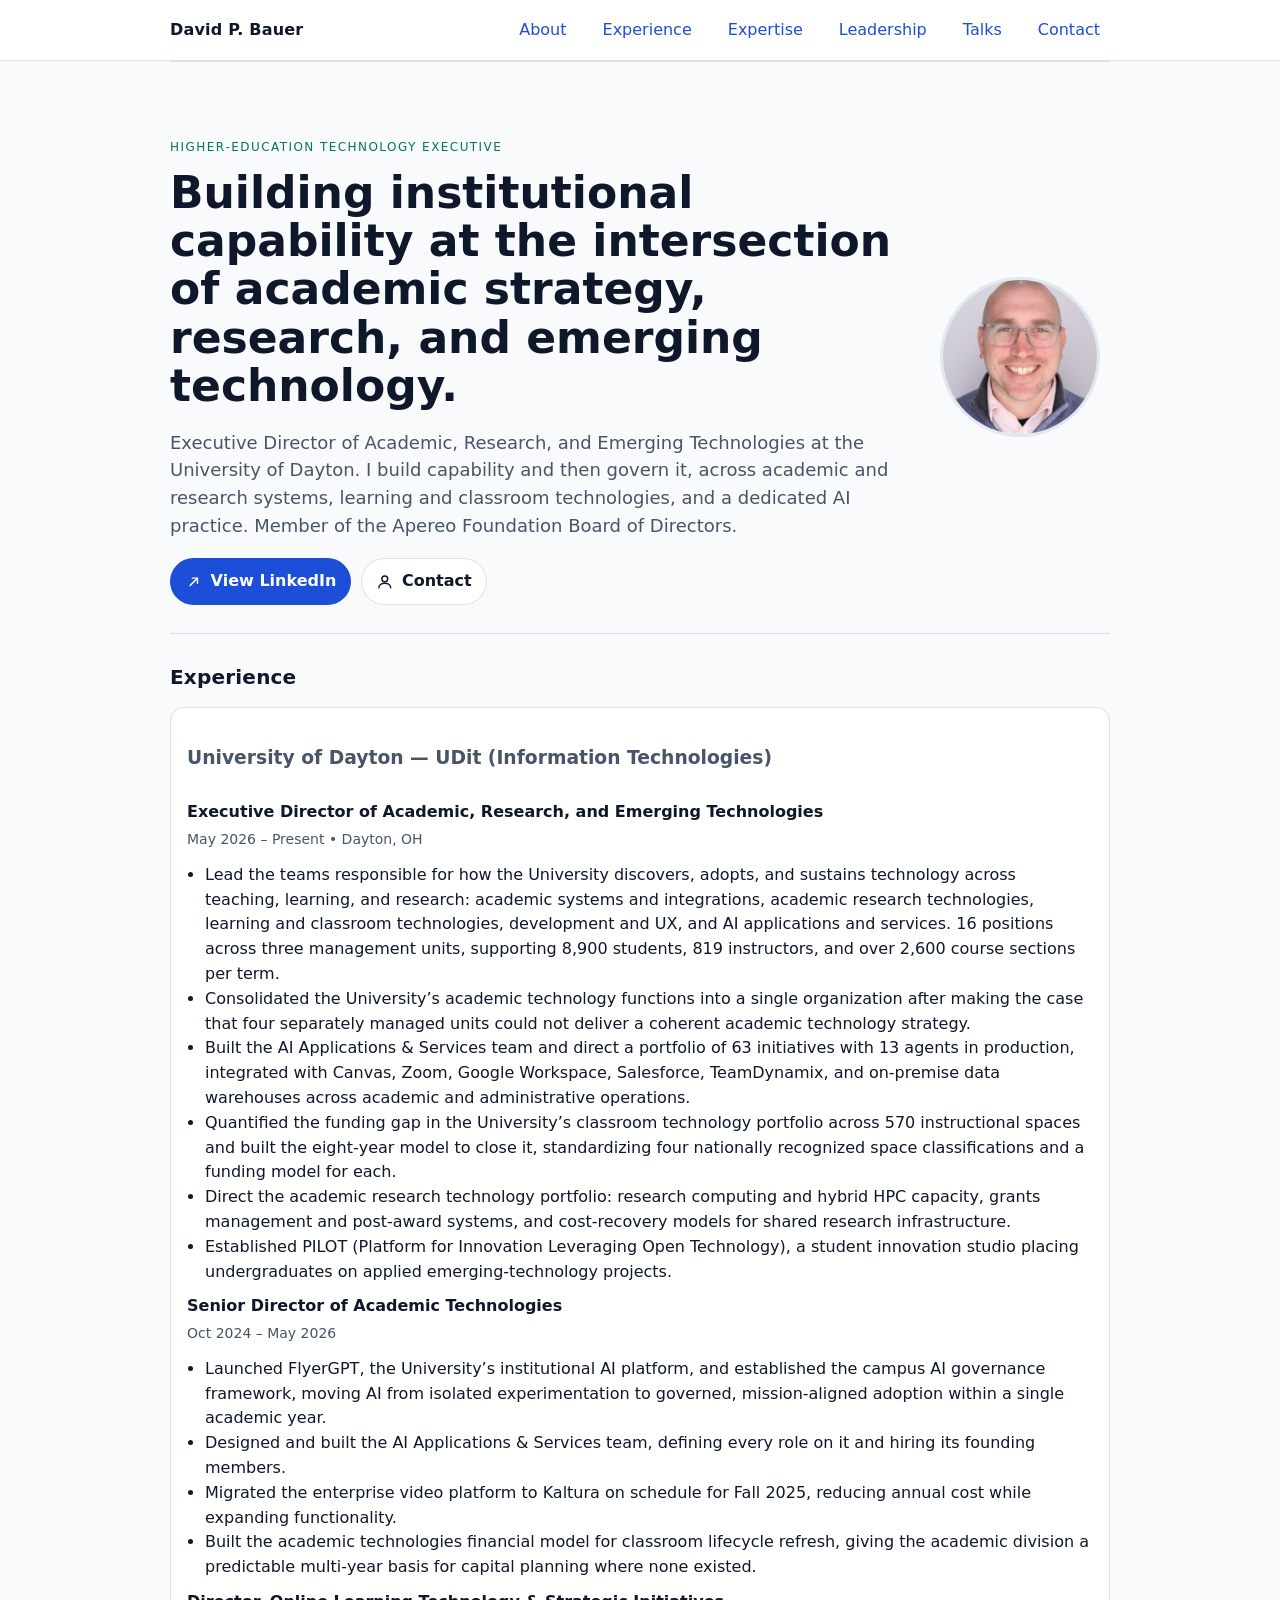
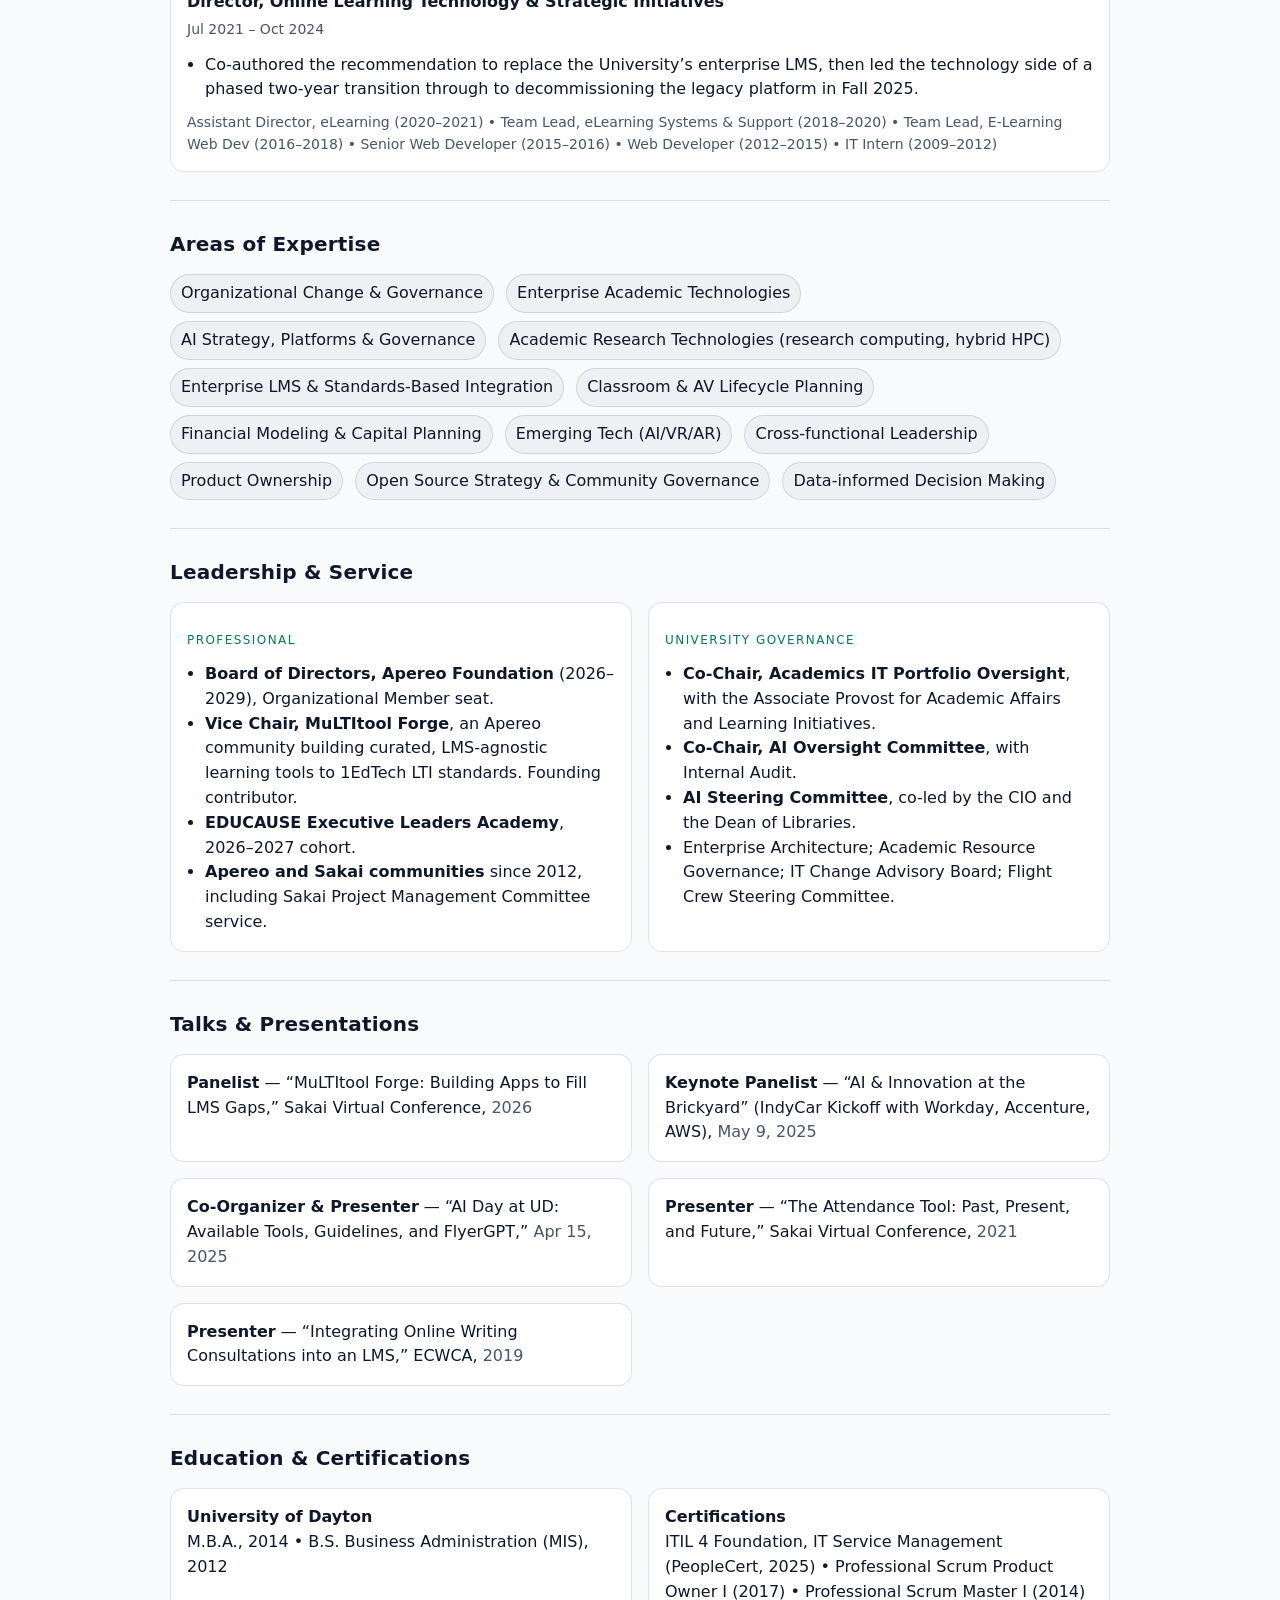
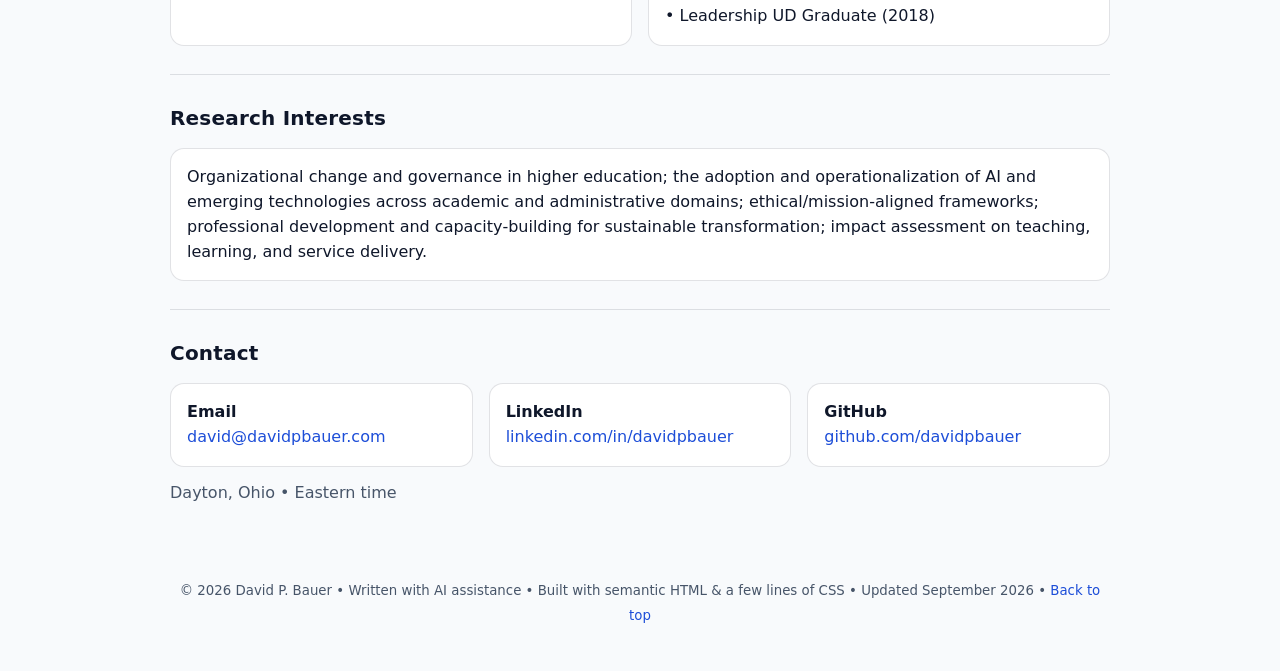
<file: index.html>
<!doctype html>
<html lang="en">
<head>
  <meta charset="utf-8" />
  <meta name="viewport" content="width=device-width, initial-scale=1" />
  <title>David P. Bauer — Higher‑Education Technology Executive</title>
  <meta name="description" content="David P. Bauer — Executive Director of Academic, Research, and Emerging Technologies at the University of Dayton. Academic and research systems, AI strategy and governance, and open source leadership in higher education." />
  <link rel="canonical" href="https://davidpbauer.com/" />
  <meta property="og:title" content="David P. Bauer — Higher‑Education Technology Executive" />
  <meta property="og:description" content="Academic and research technologies, organizational change, AI strategy and governance, and open source leadership in higher education." />
  <meta property="og:type" content="website" />
  <meta property="og:url" content="https://davidpbauer.com/" />
  <meta name="theme-color" content="#0f172a" media="(prefers-color-scheme: dark)" />
  <meta name="theme-color" content="#f8fafc" media="(prefers-color-scheme: light)" />
  <meta name="author" content="David P. Bauer" />
  <meta name="robots" content="index, follow" />
  <meta property="og:image" content="https://davidpbauer.com/profile-640.jpg" />
  <meta property="og:image:width" content="640" />
  <meta property="og:image:height" content="640" />
  <meta property="og:image:alt" content="Portrait of David P. Bauer" />
  <meta name="twitter:card" content="summary" />
  <meta name="twitter:title" content="David P. Bauer — Higher‑Education Technology Executive" />
  <meta name="twitter:description" content="Academic and research technologies, AI strategy and governance, and open source leadership in higher education." />
  <meta name="twitter:image" content="https://davidpbauer.com/profile-640.jpg" />
    <link rel="icon" href="favicon.ico" sizes="any">
  <link rel="icon" type="image/png" sizes="32x32" href="favicon-32.png">
  <link rel="apple-touch-icon" sizes="180x180" href="apple-touch-icon.png">
  <link rel="manifest" href="site.webmanifest">
<style>
    :root {
      --bg: #0b1220;        /* page background */
      --panel: #0f172a;     /* cards/nav */
      --text: #e5e7eb;      /* primary text */
      --muted: #a7b0c0;     /* secondary text */
      --accent: #60a5fa;    /* links & highlights */
      --accent-2: #34d399;  /* subtle accents */
      --border: rgba(255,255,255,0.08);
      --panel-2: #111827;   /* buttons */
      --panel-3: #0b1220;   /* button hover */
      --on-accent: #0a0f1c; /* text on accent fill */
      --hover: rgba(255,255,255,0.06);
      --chip: rgba(255,255,255,0.06);
      --header-bg-a: rgba(15,23,42,0.95);
      --header-bg-b: rgba(15,23,42,0.85);
      --avatar-border: #ffffff;
      --maxw: 980px;
      --avatar-size: 160px; /* default avatar size; will auto-clamp if image is smaller */
    }
    @media (prefers-color-scheme: light) {
      :root {
        --bg: #f8fafc;
        --panel: #ffffff;
        --text: #0f172a;
        --muted: #475569;
        --accent: #1d4ed8;
        --accent-2: #047857;
        --border: rgba(15,23,42,0.12);
        --panel-2: #ffffff;
        --panel-3: #f1f5f9;
        --on-accent: #ffffff;
        --hover: rgba(15,23,42,0.06);
        --chip: rgba(15,23,42,0.04);
        --header-bg-a: rgba(255,255,255,0.95);
        --header-bg-b: rgba(255,255,255,0.85);
        --avatar-border: #e2e8f0;
      }
    }

    /* Basic reset */
    *, *::before, *::after { box-sizing: border-box; }
    html { scroll-behavior: smooth; }
    @media (prefers-reduced-motion: reduce) {
      html { scroll-behavior: auto; }
      *, *::before, *::after { animation-duration: 0.01ms !important; transition-duration: 0.01ms !important; }
    }
    body { margin: 0; font-family: system-ui, -apple-system, Segoe UI, Roboto, Inter, Ubuntu, Cantarell, Noto Sans, Helvetica, Arial, "Apple Color Emoji", "Segoe UI Emoji"; background: var(--bg); color: var(--text); line-height: 1.55; }

    a { color: var(--accent); text-decoration: none; }
    a:hover { text-decoration: underline; }

    /* Layout */
    .wrap { max-width: var(--maxw); margin: 0 auto; padding: 0 20px; }
    header { position: sticky; top: 0; z-index: 20; background: linear-gradient(180deg, var(--header-bg-a), var(--header-bg-b)); backdrop-filter: blur(8px); border-bottom: 1px solid var(--border); }
    .nav { display: flex; align-items: center; justify-content: space-between; height: 60px; position: relative; }
    .brand { font-weight: 700; letter-spacing: 0.2px; }
    nav ul { display: flex; gap: 16px; list-style: none; margin: 0; padding: 0; }
    nav a { padding: 6px 10px; border-radius: 8px; }
    nav a:hover { background: var(--hover); text-decoration: none; }

    .hero { padding: 64px 0 28px; display: grid; gap: 14px; }
    .hero h1 { margin: 0; font-size: clamp(28px, 5vw, 44px); line-height: 1.1; }
    .tagline { color: var(--muted); font-size: clamp(16px, 2.4vw, 18px); }
    .actions { display: flex; flex-wrap: wrap; gap: 10px; margin-top: 8px; }
    .btn { display: inline-flex; align-items: center; gap: 8px; padding: 10px 14px; border-radius: 999px; border: 1px solid var(--border); background: var(--panel-2); color: var(--text); font-weight: 600; }
    .btn:hover { background: var(--panel-3); text-decoration: none; }
    .btn.primary { background: var(--accent); color: var(--on-accent); border-color: transparent; }
    .btn.primary:hover { filter: brightness(1.05); }

    section { padding: 28px 0; border-top: 1px solid var(--border); }
    h2 { font-size: 20px; margin: 0 0 14px; letter-spacing: 0.2px; }
    .grid { display: grid; gap: 16px; }

    .card { padding: 16px; border: 1px solid var(--border); border-radius: 14px; background: var(--panel); }
    .eyebrow { color: var(--accent-2); text-transform: uppercase; letter-spacing: 0.12em; font-size: 12px; }
    .subtle { color: var(--muted); }

    .list { display: grid; gap: 10px; }
    .list li { margin-left: 18px; }
    ul.inline { display: flex; flex-wrap: wrap; gap: 8px 12px; list-style: none; padding: 0; margin: 0; }
    ul.inline li { background: var(--chip); border: 1px solid var(--border); border-radius: 999px; padding: 6px 10px; }

    /* Experience */
    .xp { display: grid; gap: 10px; }
    .role { display: grid; gap: 4px; }
    .role h3, .role h4 { font-size: 16px; margin: 0; }
    .role .meta { color: var(--muted); font-size: 14px; }
    .bullets { margin: 8px 0 0 0; padding-left: 18px; }

    footer { padding: 28px 0 44px; color: var(--muted); text-align: center; }

    @media (min-width: 820px) {
      .grid.cols-2 { grid-template-columns: 1fr 1fr; }
      .grid.cols-3 { grid-template-columns: 1fr 1fr 1fr; }
    }

    /* Print: make it resume-like on one page */
    @media print {
      header, .actions, nav, footer { display: none !important; }
      body { background: white; color: #111; }
      section { border-top: none; padding: 8px 0; }
      .card { border: none; padding: 0; background: transparent; }
      .wrap { max-width: 700px; }
    }
      /* Avatar & hero layout */
    .hero-head { display: grid; gap: 16px; }
    .profile-pic { width: 160px; height: 160px; margin: 0 auto 1rem; overflow: hidden; border-radius: 50%; border: 3px solid var(--avatar-border); }
    .profile-pic img { width: 100%; height: auto; display: block; }
    @media (min-width: 820px) { .hero-head { grid-template-columns: 1fr 180px; align-items: center; } .profile-pic img { justify-self: end; } }

    /* Improve skip link */
    .visually-hidden { position: absolute !important; width: 1px; height: 1px; padding: 0; margin: -1px; overflow: hidden; clip: rect(0,0,0,0); white-space: nowrap; border: 0; }
    .skip-link:focus { position: fixed !important; top: 10px; left: 10px; width: auto; height: auto; clip: auto; margin: 0; padding: 10px 14px; z-index: 100; background: var(--accent); color: var(--on-accent); border-radius: 8px; font-weight: 600; }
    :focus-visible { outline: 3px solid var(--accent); outline-offset: 2px; border-radius: 6px; }
      /* Inline SVG icons for buttons */
    .btn .icon { width: 1.1em; height: 1.1em; flex: 0 0 auto; display: inline-block; }
    .btn svg { vertical-align: -0.15em; stroke: currentColor; fill: none; stroke-width: 2; stroke-linecap: round; stroke-linejoin: round; }
      /* Mobile menu */
    .menu-toggle { display: none; border: 1px solid var(--border); background: var(--panel-2); color: var(--text); border-radius: 10px; height: 38px; width: 42px; align-items: center; justify-content: center; }
    .menu-toggle:hover { background: var(--panel-3); }
    .brand a { color: inherit; text-decoration: none; }

    @media (max-width: 819px) {
      .menu-toggle { display: inline-flex; }
      nav.menu { position: absolute; right: 0; top: 60px; background: var(--panel); border: 1px solid var(--border); border-radius: 12px; padding: 8px; width: min(86vw, 320px); display: none; box-shadow: 0 16px 40px rgba(0,0,0,0.45); }
      nav.menu.open { display: block; }
      nav.menu ul { display: grid; gap: 4px; list-style: none; margin: 0; padding: 6px; }
      nav.menu a { display: block; padding: 10px 12px; border-radius: 8px; }
      nav.menu a:hover { background: var(--hover); text-decoration: none; }
      /* collapse inline layout */
      header .nav ul { gap: 0; }
    }
  </style>
</head>
<body>
  <a href="#main" class="visually-hidden skip-link">Skip to content</a>
  <header>
    <div class="wrap nav">
      <div class="brand"><a href="#about">David P. Bauer</a></div>
      <button class="menu-toggle" aria-label="Toggle menu" aria-expanded="false" aria-controls="primary-nav">
        <svg viewBox="0 0 24 24" width="20" height="20" aria-hidden="true"><path d="M3 6h18M3 12h18M3 18h18" stroke="currentColor" stroke-width="2" stroke-linecap="round"/></svg>
      </button>
      <nav id="primary-nav" class="menu" aria-label="Primary">
        <ul>
          <li><a href="#about">About</a></li>
          <li><a href="#experience">Experience</a></li>
          <li><a href="#expertise">Expertise</a></li>
          <li><a href="#leadership">Leadership</a></li>
          <li><a href="#talks">Talks</a></li>
          <li><a href="#contact">Contact</a></li>
        </ul>
      </nav>
    </div>
  </header>

  <main id="main" class="wrap">
    <section class="hero" id="about" aria-label="About">
      <div class="hero-head">
        <div>
          <p class="eyebrow">Higher‑Education Technology Executive</p>
          <h1>Building institutional capability at the intersection of academic strategy, research, and emerging technology.</h1>
          <p class="tagline">Executive Director of Academic, Research, and Emerging Technologies at the University of Dayton. I build capability and then govern it, across academic and research systems, learning and classroom technologies, and a dedicated AI practice. Member of the Apereo Foundation Board of Directors.</p>
          <div class="actions">
        <a class="btn primary" href="https://www.linkedin.com/in/davidpbauer" target="_blank" rel="noopener" aria-label="LinkedIn profile">
          <svg class="icon" viewBox="0 0 24 24" aria-hidden="true"><path d="M7 17l10-10M10 7h7v7"/></svg>
          <span>View LinkedIn</span>
        </a>
        <a class="btn" href="#contact">
          <svg class="icon" viewBox="0 0 24 24" aria-hidden="true"><circle cx="12" cy="8" r="4"/><path d="M4 20c0-4 4-6 8-6s8 2 8 6"/></svg>
          <span>Contact</span>
        </a>
      </div>
        </div>
        <div class="profile-pic">
          <img src="profile-320.jpg" srcset="profile-320.jpg 320w, profile-640.jpg 640w" sizes="160px" alt="Portrait of David P. Bauer" width="320" height="320" loading="eager" decoding="async" />
        </div>
      </div>
    </section>

    <section id="experience" aria-label="Experience">
      <h2>Experience</h2>
      <div class="grid">
        <article class="card xp" aria-labelledby="xp-ud">
          <h3 id="xp-ud" class="subtle">University of Dayton — UDit (Information Technologies)</h3>
          <div class="role">
            <h4>Executive Director of Academic, Research, and Emerging Technologies</h4>
            <div class="meta">May 2026 – Present • Dayton, OH</div>
            <ul class="bullets">
              <li>Lead the teams responsible for how the University discovers, adopts, and sustains technology across teaching, learning, and research: academic systems and integrations, academic research technologies, learning and classroom technologies, development and UX, and AI applications and services. 16 positions across three management units, supporting 8,900 students, 819 instructors, and over 2,600 course sections per term.</li>
              <li>Consolidated the University&rsquo;s academic technology functions into a single organization after making the case that four separately managed units could not deliver a coherent academic technology strategy.</li>
              <li>Built the AI Applications &amp; Services team and direct a portfolio of 63 initiatives with 13 agents in production, integrated with Canvas, Zoom, Google Workspace, Salesforce, TeamDynamix, and on&#8209;premise data warehouses across academic and administrative operations.</li>
              <li>Quantified the funding gap in the University&rsquo;s classroom technology portfolio across 570 instructional spaces and built the eight&#8209;year model to close it, standardizing four nationally recognized space classifications and a funding model for each.</li>
              <li>Direct the academic research technology portfolio: research computing and hybrid HPC capacity, grants management and post&#8209;award systems, and cost&#8209;recovery models for shared research infrastructure.</li>
              <li>Established PILOT (Platform for Innovation Leveraging Open Technology), a student innovation studio placing undergraduates on applied emerging&#8209;technology projects.</li>
            </ul>
          </div>
          <div class="role">
            <h4>Senior Director of Academic Technologies</h4>
            <div class="meta">Oct 2024 – May 2026</div>
            <ul class="bullets">
              <li>Launched FlyerGPT, the University&rsquo;s institutional AI platform, and established the campus AI governance framework, moving AI from isolated experimentation to governed, mission&#8209;aligned adoption within a single academic year.</li>
              <li>Designed and built the AI Applications &amp; Services team, defining every role on it and hiring its founding members.</li>
              <li>Migrated the enterprise video platform to Kaltura on schedule for Fall 2025, reducing annual cost while expanding functionality.</li>
              <li>Built the academic technologies financial model for classroom lifecycle refresh, giving the academic division a predictable multi&#8209;year basis for capital planning where none existed.</li>
            </ul>
          </div>
          <div class="role">
            <h4>Director, Online Learning Technology &amp; Strategic Initiatives</h4>
            <div class="meta">Jul 2021 – Oct 2024</div>
            <ul class="bullets">
              <li>Co&#8209;authored the recommendation to replace the University&rsquo;s enterprise LMS, then led the technology side of a phased two&#8209;year transition through to decommissioning the legacy platform in Fall 2025.</li>
            </ul>
          </div>
          <div class="role"><div class="meta">Assistant Director, eLearning (2020–2021) • Team Lead, eLearning Systems & Support (2018–2020) • Team Lead, E‑Learning Web Dev (2016–2018) • Senior Web Developer (2015–2016) • Web Developer (2012–2015) • IT Intern (2009–2012)</div></div>
        </article>
      </div>
    </section>

    <section id="expertise" aria-label="Areas of Expertise">
      <h2>Areas of Expertise</h2>
      <ul class="inline">
        <li>Organizational Change &amp; Governance</li>
        <li>Enterprise Academic Technologies</li>
        <li>AI Strategy, Platforms &amp; Governance</li>
        <li>Academic Research Technologies (research computing, hybrid HPC)</li>
        <li>Enterprise LMS &amp; Standards&#8209;Based Integration</li>
        <li>Classroom &amp; AV Lifecycle Planning</li>
        <li>Financial Modeling &amp; Capital Planning</li>
        <li>Emerging Tech (AI/VR/AR)</li>
        <li>Cross&#8209;functional Leadership</li>
        <li>Product Ownership</li>
        <li>Open Source Strategy &amp; Community Governance</li>
        <li>Data&#8209;informed Decision Making</li>
      </ul>
    </section>

    <section id="leadership" aria-label="Leadership and Service">
      <h2>Leadership &amp; Service</h2>
      <div class="grid cols-2">
        <div class="card">
          <p class="eyebrow">Professional</p>
          <ul class="bullets">
            <li><strong>Board of Directors, Apereo Foundation</strong> (2026–2029), Organizational Member seat.</li>
            <li><strong>Vice Chair, MuLTItool Forge</strong>, an Apereo community building curated, LMS&#8209;agnostic learning tools to 1EdTech LTI standards. Founding contributor.</li>
            <li><strong>EDUCAUSE Executive Leaders Academy</strong>, 2026–2027 cohort.</li>
            <li><strong>Apereo and Sakai communities</strong> since 2012, including Sakai Project Management Committee service.</li>
          </ul>
        </div>
        <div class="card">
          <p class="eyebrow">University Governance</p>
          <ul class="bullets">
            <li><strong>Co&#8209;Chair, Academics IT Portfolio Oversight</strong>, with the Associate Provost for Academic Affairs and Learning Initiatives.</li>
            <li><strong>Co&#8209;Chair, AI Oversight Committee</strong>, with Internal Audit.</li>
            <li><strong>AI Steering Committee</strong>, co&#8209;led by the CIO and the Dean of Libraries.</li>
            <li>Enterprise Architecture; Academic Resource Governance; IT Change Advisory Board; Flight Crew Steering Committee.</li>
          </ul>
        </div>
      </div>
    </section>

    <section id="talks" aria-label="Talks and Presentations">
      <h2>Talks & Presentations</h2>
      <div class="grid cols-2">
        <div class="card">
          <strong>Panelist</strong> — &ldquo;MuLTItool Forge: Building Apps to Fill LMS Gaps,&rdquo; Sakai Virtual Conference, <span class="subtle">2026</span>
        </div>
        <div class="card">
          <strong>Keynote Panelist</strong> — “AI & Innovation at the Brickyard” (IndyCar Kickoff with Workday, Accenture, AWS), <span class="subtle">May 9, 2025</span>
        </div>
        <div class="card">
          <strong>Co‑Organizer & Presenter</strong> — “AI Day at UD: Available Tools, Guidelines, and FlyerGPT,” <span class="subtle">Apr 15, 2025</span>
        </div>
        <div class="card">
          <strong>Presenter</strong> — “The Attendance Tool: Past, Present, and Future,” Sakai Virtual Conference, <span class="subtle">2021</span>
        </div>
        <div class="card">
          <strong>Presenter</strong> — “Integrating Online Writing Consultations into an LMS,” ECWCA, <span class="subtle">2019</span>
        </div>
      </div>
    </section>

    <section aria-label="Education and Certifications">
      <h2>Education & Certifications</h2>
      <div class="grid cols-2">
        <div class="card">
          <strong>University of Dayton</strong><br/>
          M.B.A., 2014 • B.S. Business Administration (MIS), 2012
        </div>
        <div class="card">
          <strong>Certifications</strong><br/>
          ITIL 4 Foundation, IT Service Management (PeopleCert, 2025) • Professional Scrum Product Owner I (2017) • Professional Scrum Master I (2014) • Leadership UD Graduate (2018)
        </div>
      </div>
    </section>

    <section aria-label="Research Interests">
      <h2>Research Interests</h2>
      <div class="card">
        Organizational change and governance in higher education; the adoption and operationalization of AI and emerging technologies across academic and administrative domains; ethical/mission‑aligned frameworks; professional development and capacity‑building for sustainable transformation; impact assessment on teaching, learning, and service delivery.
      </div>
    </section>

    <section id="contact" aria-label="Contact">
      <h2>Contact</h2>
      <div class="grid cols-3">
        <div class="card"><strong>Email</strong><br/><a href="mailto:david@davidpbauer.com">david@davidpbauer.com</a></div>
        <div class="card"><strong>LinkedIn</strong><br/><a href="https://www.linkedin.com/in/davidpbauer" target="_blank" rel="noopener">linkedin.com/in/davidpbauer</a></div>
        <div class="card"><strong>GitHub</strong><br/><a href="https://github.com/davidpbauer" target="_blank" rel="noopener">github.com/davidpbauer</a></div>
      </div>
      <p class="subtle" style="margin-top:14px">Dayton, Ohio • Eastern time</p>
    </section>
  </main>

  <footer>
    <div class="wrap">
        <small>© <span id="y"></span> David P. Bauer • Written with AI assistance • Built with semantic HTML &amp; a few lines of CSS • Updated September 2026 • <a href="#about">Back to top</a></small>
    </div>
  </footer>

  <script>
    // set year without dependencies
    document.getElementById('y').textContent = new Date().getFullYear();
    </script>

  <script>
    // Accessible mobile menu toggle
    (function(){
      const btn = document.querySelector('.menu-toggle');
      const nav = document.getElementById('primary-nav');
      if(!btn || !nav) return;
      const close = () => { nav.classList.remove('open'); btn.setAttribute('aria-expanded','false'); }
      btn.addEventListener('click', () => {
        const willOpen = !nav.classList.contains('open');
        nav.classList.toggle('open');
        btn.setAttribute('aria-expanded', String(willOpen));
      });
      // Close on link click, outside click, or Esc
      nav.querySelectorAll('a').forEach(a => a.addEventListener('click', close));
      document.addEventListener('keydown', e => { if(e.key === 'Escape') close(); });
      document.addEventListener('click', e => {
        if (!nav.contains(e.target) && !btn.contains(e.target)) close();
      });
    })();
  </script>

  <!-- Structured data for better previews -->
  <script type="application/ld+json">
  {
    "@context": "https://schema.org",
    "@type": "Person",
    "name": "David P. Bauer",
    "jobTitle": "Executive Director of Academic, Research, and Emerging Technologies",
    "worksFor": {"@type": "CollegeOrUniversity", "name": "University of Dayton"},
    "url": "https://davidpbauer.com/",    "address": {"@type": "PostalAddress", "addressLocality": "Dayton", "addressRegion": "OH", "addressCountry": "US"},
    "sameAs": ["https://www.linkedin.com/in/davidpbauer", "https://github.com/davidpbauer"],
    "image": "https://davidpbauer.com/profile-640.jpg",
    "email": "mailto:david@davidpbauer.com",
    "alumniOf": {"@type": "CollegeOrUniversity", "name": "University of Dayton"},
    "memberOf": {"@type": "Organization", "name": "Apereo Foundation", "url": "https://www.apereo.org/"},
    "knowsAbout": ["Academic Technologies", "Academic Research Technologies", "AI in Higher Education", "AI Governance", "Learning Management Systems", "Open Source in Higher Education", "Organizational Change", "Governance"]
  }
  </script>
</body>
</html>
</file>
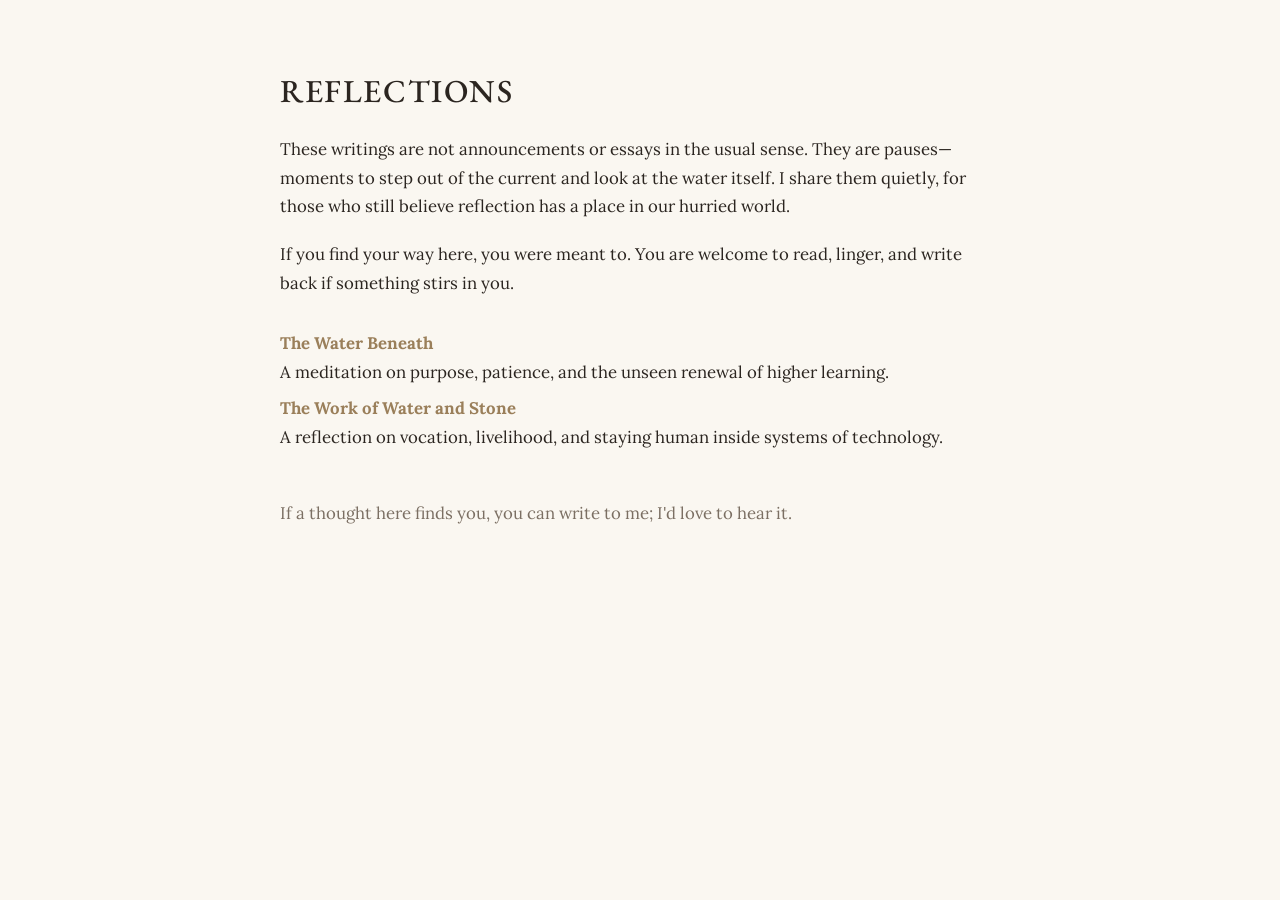
<file: reflections/index.html>
<!DOCTYPE html>
<html lang="en">
<head>
  <meta charset="utf-8">
  <title>Reflections</title>
  <meta name="viewport" content="width=device-width, initial-scale=1">
  <meta name="description" content="Reflections on vocation, technology, and being human.">
  <!-- Quiet-presence settings -->
  <meta name="robots" content="noindex, nofollow, noarchive">
  <meta name="googlebot" content="noindex, nofollow, noarchive">
  <meta name="bingbot" content="noindex, nofollow, noarchive">
  <!-- Prevent automatic sharing cards -->
  <meta property="og:type" content="article">
  <meta property="og:title" content="Hidden Reflection – David P. Bauer">
  <meta property="og:description" content="A private reflection from David P. Bauer.">
  <meta property="og:image" content="">
  <meta name="twitter:card" content="none">
  <link rel="preconnect" href="https://fonts.googleapis.com">
  <link rel="preconnect" href="https://fonts.gstatic.com" crossorigin>
  <link href="https://fonts.googleapis.com/css2?family=EB+Garamond:wght@400;500&family=Lora:wght@400;500&display=swap" rel="stylesheet">
  <style>
    :root {
      --bg: #faf7f1;
      --text: #2b2520;
      --muted: #7b6f63;
      --accent: #9a7f5a;
    }
    body {
      margin: 0;
      padding: 0;
      background: var(--bg);
      color: var(--text);
      font-family: "Lora", Georgia, serif;
      line-height: 1.7;
    }
    .wrapper {
      max-width: 720px;
      margin: 4rem auto;
      padding: 0 1rem;
    }
    h1 {
      font-family: "EB Garamond", Georgia, serif;
      text-transform: uppercase;
      font-weight: 500;
      letter-spacing: 0.05em;
      margin-bottom: 1rem;
    }
    p {
      font-size: 1.05rem;
      margin-bottom: 1.2rem;
    }
    a {
      color: var(--accent);
      text-decoration: none;
    }
    a:hover,
    a:focus {
      text-decoration: underline;
    }
    .list {
      margin-top: 2rem;
    }
    .list p {
      margin: 0.5rem 0;
    }
    footer {
      margin-top: 3rem;
      font-size: 0.9rem;
      color: var(--muted);
    }
  </style>
</head>
<body>
  <div class="wrapper">
    <h1>Reflections</h1>
    <p>
      These writings are not announcements or essays in the usual sense. 
      They are pauses—moments to step out of the current and look at the water itself. 
      I share them quietly, for those who still believe reflection has a place in our hurried world.
    </p>
    <p>
      If you find your way here, you were meant to. 
      You are welcome to read, linger, and write back if something stirs in you.
    </p>
    <div class="list">
      <p><a href="/reflections/the-water-beneath.html"><strong>The Water Beneath</strong></a><br>
      A meditation on purpose, patience, and the unseen renewal of higher learning.</p>
      <p><a href="/reflections/the-work-of-water-and-stone.html"><strong>The Work of Water and Stone</strong></a><br>
      A reflection on vocation, livelihood, and staying human inside systems of technology.</p>
    </div>
    <footer>
      <p>If a thought here finds you, you can write to me; I'd love to hear it.</p>
    </footer>
  </div>
</body>
</html>
</file>
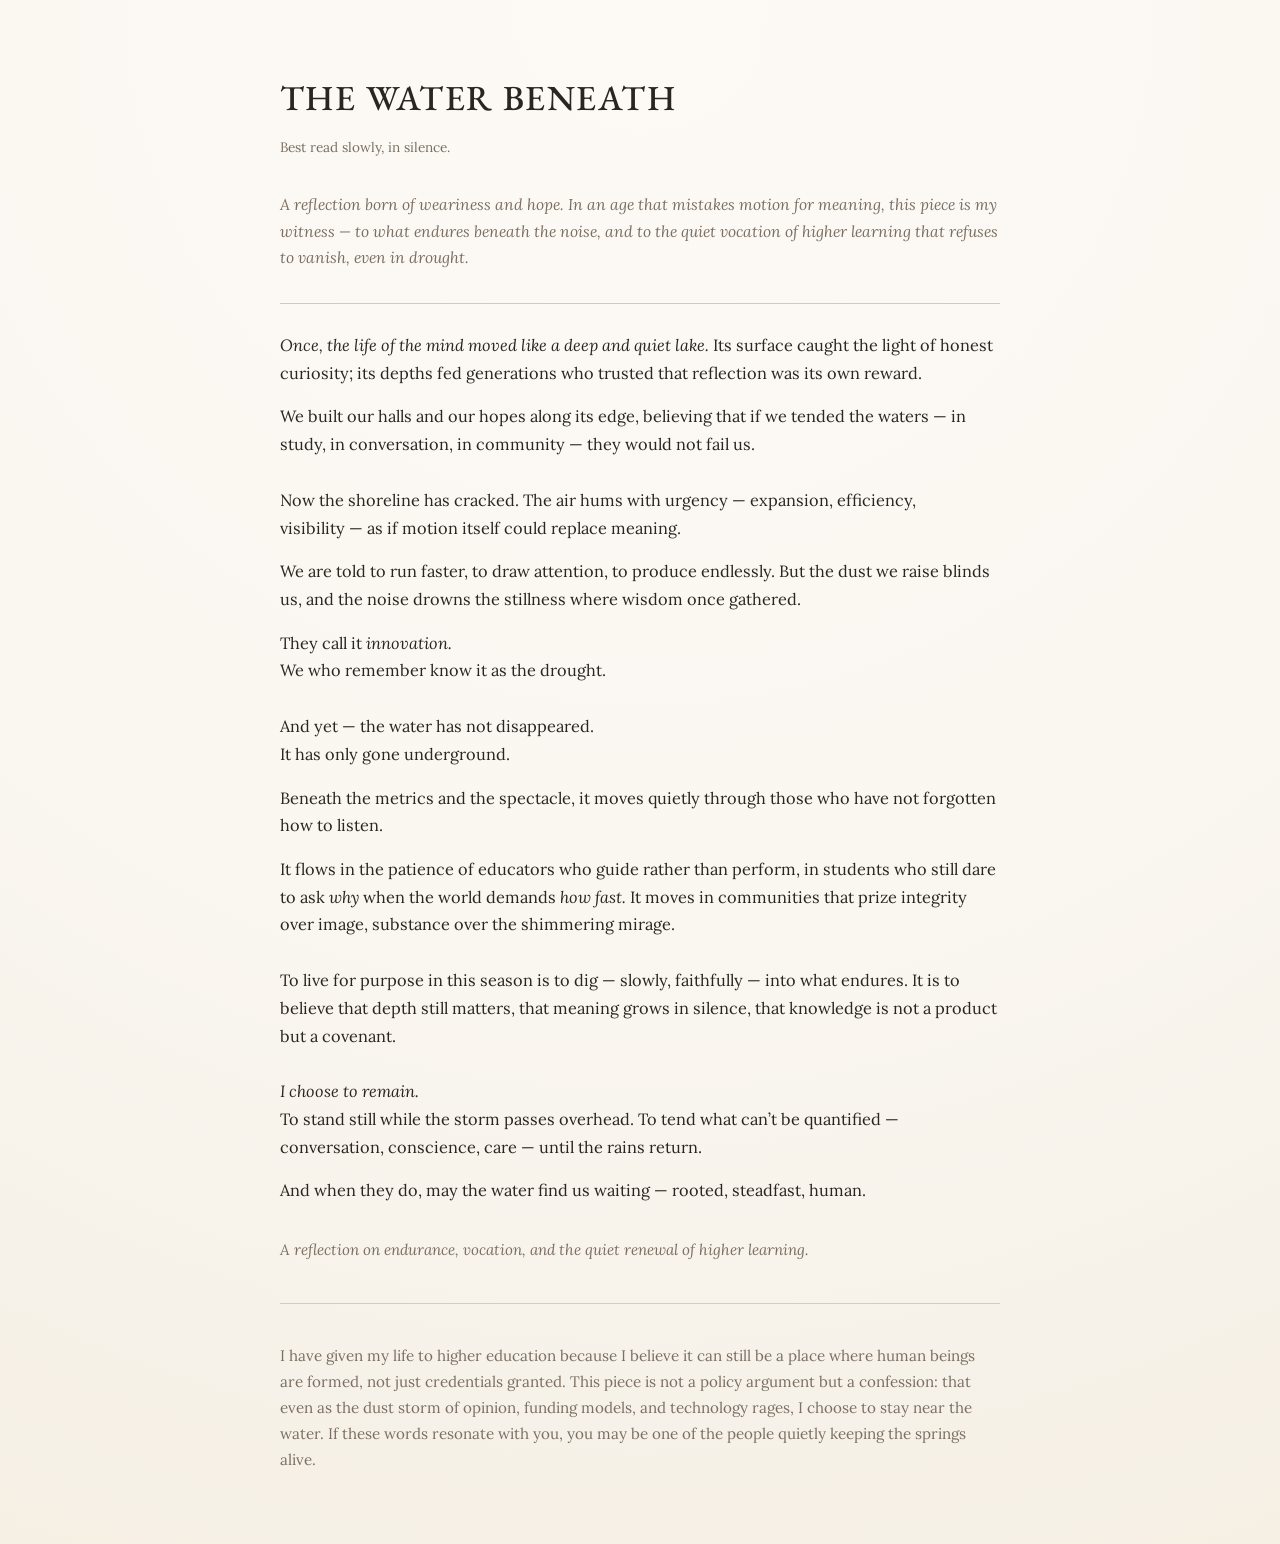
<file: reflections/the-water-beneath.html>
<!DOCTYPE html>
<html lang="en">
<head>
  <meta charset="utf-8">
  <title>The Water Beneath</title>
  <meta name="viewport" content="width=device-width, initial-scale=1">
  <meta name="description" content="A reflection on endurance, vocation, and the quiet renewal of higher learning.">
  <!-- Quiet-presence settings -->
  <meta name="robots" content="noindex, nofollow, noarchive">
  <meta name="googlebot" content="noindex, nofollow, noarchive">
  <meta name="bingbot" content="noindex, nofollow, noarchive">
  <!-- Prevent automatic sharing cards -->
  <meta property="og:type" content="article">
  <meta property="og:title" content="Hidden Reflection – David P. Bauer">
  <meta property="og:description" content="A private reflection from David P. Bauer.">
  <meta property="og:image" content="">
  <meta name="twitter:card" content="none">
  <!-- Optional web fonts -->
  <link rel="preconnect" href="https://fonts.googleapis.com">
  <link rel="preconnect" href="https://fonts.gstatic.com" crossorigin>
  <link href="https://fonts.googleapis.com/css2?family=EB+Garamond:wght@400;500;600&family=Lora:wght@400;500&display=swap" rel="stylesheet">
  <style>
    :root {
      --bg: #faf7f1;
      --text: #2b2520;
      --muted: #7b6f63;
      --accent: #9a7f5a;
      box-sizing: border-box;
    }
    body {
      margin: 0;
      padding: 0;
      background: radial-gradient(circle at top, #fdfaf6 0, var(--bg) 55%, #f5efe4 100%);
      color: var(--text);
      font-family: "Lora", Georgia, "Times New Roman", serif;
      line-height: 1.7;
    }
    .page-wrapper {
      min-height: 100vh;
      display: flex;
      justify-content: center;
      align-items: flex-start;
      padding: 3.5rem 1.25rem;
    }
    .content {
      max-width: 720px;
      width: 100%;
    }
    .site-link {
      font-size: 0.85rem;
      letter-spacing: 0.08em;
      text-transform: uppercase;
      color: var(--muted);
      text-decoration: none;
    }
    .site-link:hover,
    .site-link:focus {
      text-decoration: underline;
    }
    header {
      margin-bottom: 2rem;
    }
    header .subtitle-note {
      margin-top: 0.5rem;
      font-size: 0.85rem;
      color: var(--muted);
    }
    h1 {
      font-family: "EB Garamond", "Times New Roman", serif;
      font-weight: 500;
      font-size: 2.2rem;
      margin: 0.75rem 0 0.25rem;
      letter-spacing: 0.04em;
      text-transform: uppercase;
    }
    .byline {
      font-size: 0.95rem;
      color: var(--muted);
      margin-bottom: 1rem;
    }
    .prologue {
      font-style: italic;
      font-size: 0.98rem;
      color: var(--muted);
      margin-bottom: 2rem;
    }
    .prologue span.signature {
      display: block;
      margin-top: 0.5rem;
      font-style: normal;
      font-size: 0.9rem;
      letter-spacing: 0.05em;
      text-transform: uppercase;
      color: var(--accent);
    }
    .divider {
      border: none;
      border-top: 1px solid rgba(144, 130, 112, 0.4);
      margin: 1.75rem 0;
    }
    main p {
      margin: 0 0 1rem;
      font-size: 1.02rem;
    }
    main p.stanza-break {
      margin-top: 1.75rem;
    }
    main em {
      font-style: italic;
    }
    .closing-line {
      margin-top: 2rem;
      font-style: italic;
      font-size: 0.95rem;
      color: var(--muted);
    }
    .author-note {
      margin-top: 2.5rem;
      padding-top: 1.5rem;
      border-top: 1px solid rgba(144, 130, 112, 0.35);
      font-size: 0.95rem;
      color: var(--muted);
    }
    .author-note strong {
      font-weight: 600;
      color: var(--text);
    }
    @media (max-width: 600px) {
      .page-wrapper {
        padding: 2.5rem 1.1rem;
      }
      h1 {
        font-size: 1.9rem;
      }
    }
  </style>
</head>
<body>
  <div class="page-wrapper">
    <div class="content">
      <header>
        <h1>The Water Beneath</h1>
        <div class="subtitle-note">
          Best read slowly, in silence.
        </div>
      </header>
      <section class="prologue">
        <p>
          A reflection born of weariness and hope. In an age that mistakes motion for meaning,
          this piece is my witness&nbsp;&mdash; to what endures beneath the noise, and to the quiet
          vocation of higher learning that refuses to vanish, even in drought.
        </p>
      </section>
      <hr class="divider">
      <main>
        <p>
          <em>Once, the life of the mind moved like a deep and quiet lake.</em>
          Its surface caught the light of honest curiosity; its depths fed generations who trusted
          that reflection was its own reward.
        </p>
        <p>
          We built our halls and our hopes along its edge, believing that if we tended the waters&nbsp;&mdash;
          in study, in conversation, in community&nbsp;&mdash; they would not fail us.
        </p>
        <p class="stanza-break">
          Now the shoreline has cracked. The air hums with urgency&nbsp;&mdash; expansion, efficiency,
          visibility&nbsp;&mdash; as if motion itself could replace meaning.
        </p>
        <p>
          We are told to run faster, to draw attention, to produce endlessly.
          But the dust we raise blinds us, and the noise drowns the stillness where wisdom once gathered.
        </p>
        <p>
          They call it <em>innovation.</em><br>
          We who remember know it as the drought.
        </p>
        <p class="stanza-break">
          And yet&nbsp;&mdash; the water has not disappeared.<br>
          It has only gone underground.
        </p>
        <p>
          Beneath the metrics and the spectacle, it moves quietly through those who have not forgotten how to listen.
        </p>
        <p>
          It flows in the patience of educators who guide rather than perform, in students who still dare to ask
          <em>why</em> when the world demands <em>how fast.</em> It moves in communities that prize integrity over image,
          substance over the shimmering mirage.
        </p>
        <p class="stanza-break">
          To live for purpose in this season is to dig&nbsp;&mdash; slowly, faithfully&nbsp;&mdash; into what endures.
          It is to believe that depth still matters, that meaning grows in silence, that knowledge is not a product
          but a covenant.
        </p>
        <p class="stanza-break">
          <em>I choose to remain.</em><br>
          To stand still while the storm passes overhead. To tend what can&rsquo;t be quantified&nbsp;&mdash;
          conversation, conscience, care&nbsp;&mdash; until the rains return.
        </p>
        <p>
          And when they do, may the water find us waiting&nbsp;&mdash; rooted, steadfast, human.
        </p>
        <p class="closing-line">
          A reflection on endurance, vocation, and the quiet renewal of higher learning.
        </p>
      </main>
      <section class="author-note">
        <p>
          I have given my life to higher education because I believe
          it can still be a place where human beings are formed, not just credentials granted. This piece
          is not a policy argument but a confession: that even as the dust storm of opinion, funding models,
          and technology rages, I choose to stay near the water. If these words resonate with you, you may
          be one of the people quietly keeping the springs alive.
        </p>
      </section>
    </div>
  </div>
</body>
</html>
</file>
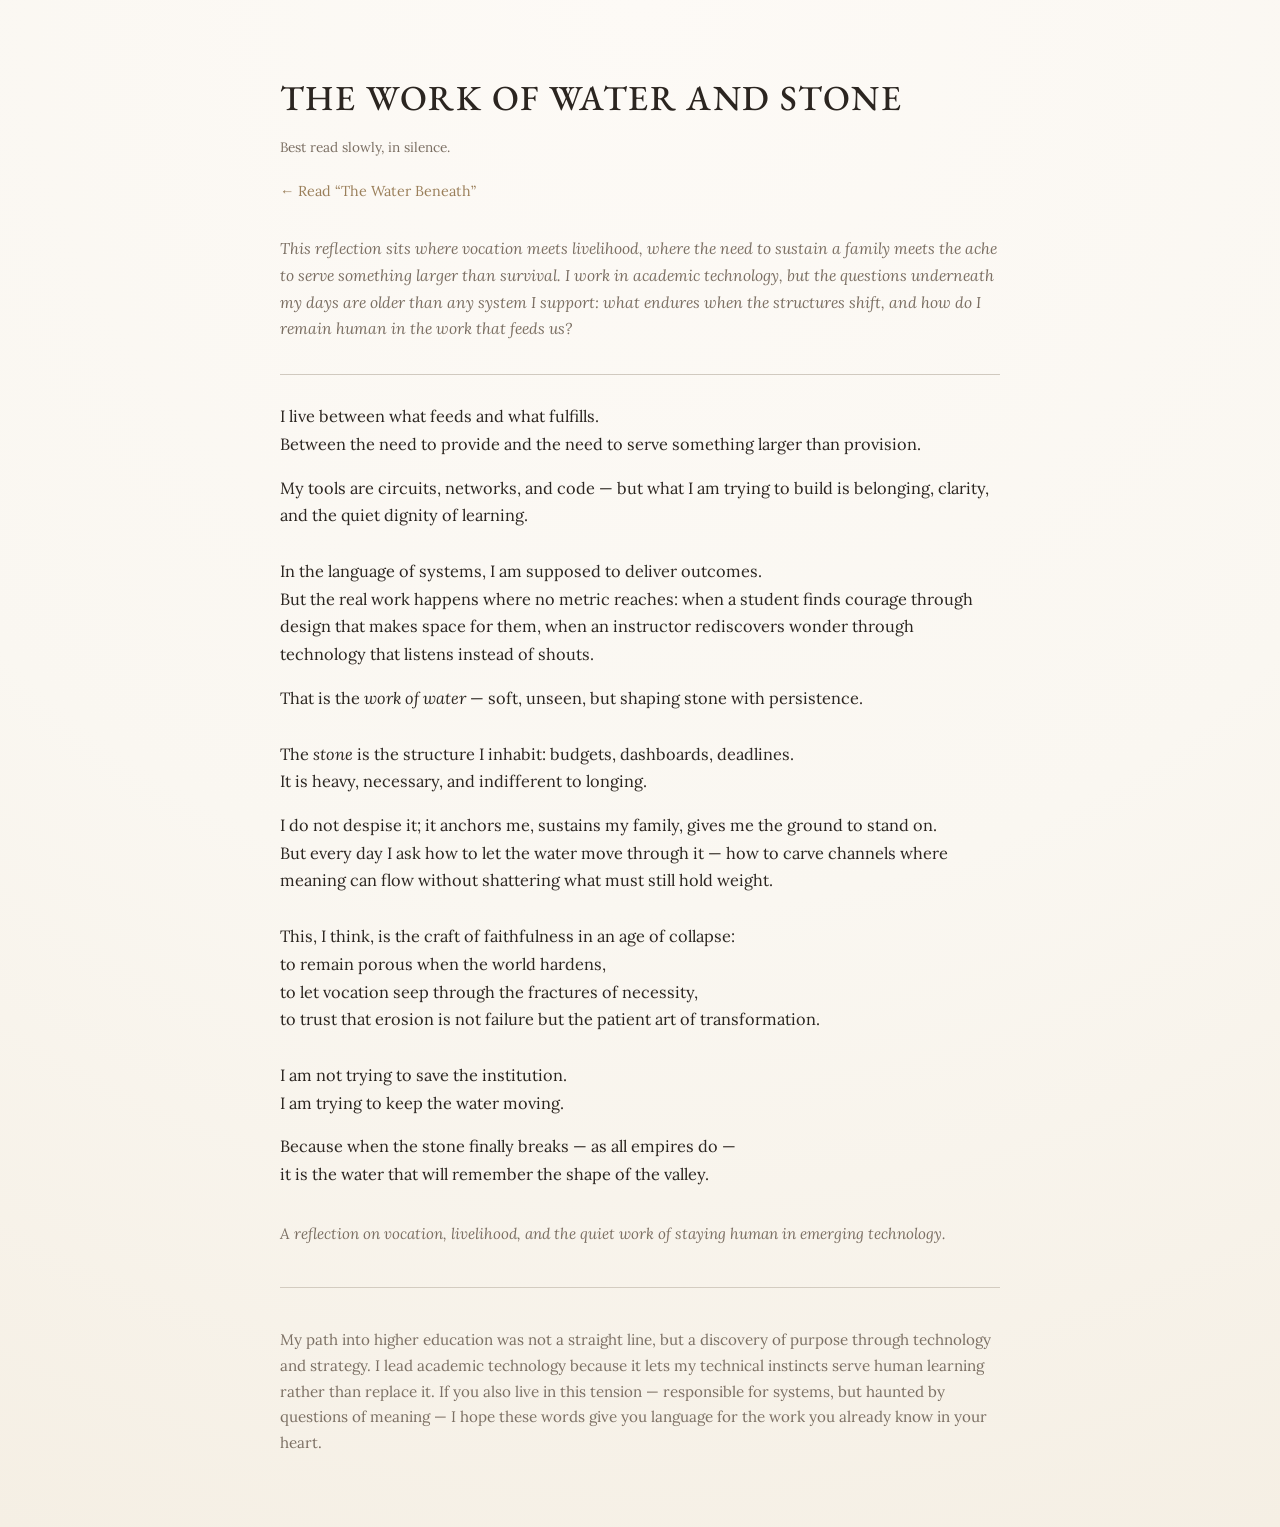
<file: reflections/the-work-of-water-and-stone.html>
<!DOCTYPE html>
<html lang="en">
<head>
  <meta charset="utf-8">
  <title>The Work of Water and Stone</title>
  <meta name="viewport" content="width=device-width, initial-scale=1">
  <meta name="description" content="A reflection on vocation, livelihood, and leading academic technology in a fragile academy.">
  <!-- Quiet-presence settings -->
  <meta name="robots" content="noindex, nofollow, noarchive">
  <meta name="googlebot" content="noindex, nofollow, noarchive">
  <meta name="bingbot" content="noindex, nofollow, noarchive">
  <!-- Prevent automatic sharing cards -->
  <meta property="og:type" content="article">
  <meta property="og:title" content="Hidden Reflection – David P. Bauer">
  <meta property="og:description" content="A private reflection from David P. Bauer.">
  <meta property="og:image" content="">
  <meta name="twitter:card" content="none">
  <!-- Optional web fonts -->
  <link rel="preconnect" href="https://fonts.googleapis.com">
  <link rel="preconnect" href="https://fonts.gstatic.com" crossorigin>
  <link href="https://fonts.googleapis.com/css2?family=EB+Garamond:wght@400;500;600&family=Lora:wght@400;500&display=swap" rel="stylesheet">
  <style>
    :root {
      --bg: #faf7f1;
      --text: #2b2520;
      --muted: #7b6f63;
      --accent: #9a7f5a;
    }
{
      box-sizing: border-box;
    }
    body {
      margin: 0;
      padding: 0;
      background: radial-gradient(circle at top, #fdfaf6 0, var(--bg) 55%, #f5efe4 100%);
      color: var(--text);
      font-family: "Lora", Georgia, "Times New Roman", serif;
      line-height: 1.7;
    }
    .page-wrapper {
      min-height: 100vh;
      display: flex;
      justify-content: center;
      align-items: flex-start;
      padding: 3.5rem 1.25rem;
    }
    .content {
      max-width: 720px;
      width: 100%;
    }
    .site-link {
      font-size: 0.85rem;
      letter-spacing: 0.08em;
      text-transform: uppercase;
      color: var(--muted);
      text-decoration: none;
    }
    .site-link:hover,
    .site-link:focus {
      text-decoration: underline;
    }
    header {
      margin-bottom: 2rem;
    }
    header .subtitle-note {
      margin-top: 0.5rem;
      font-size: 0.85rem;
      color: var(--muted);
    }
    h1 {
      font-family: "EB Garamond", "Times New Roman", serif;
      font-weight: 500;
      font-size: 2.2rem;
      margin: 0.75rem 0 0.25rem;
      letter-spacing: 0.04em;
      text-transform: uppercase;
    }
    .byline {
      font-size: 0.95rem;
      color: var(--muted);
      margin-bottom: 1rem;
    }
    .prologue {
      font-style: italic;
      font-size: 0.98rem;
      color: var(--muted);
      margin-bottom: 2rem;
    }
    .prologue span.signature {
      display: block;
      margin-top: 0.5rem;
      font-style: normal;
      font-size: 0.9rem;
      letter-spacing: 0.05em;
      text-transform: uppercase;
      color: var(--accent);
    }
    .divider {
      border: none;
      border-top: 1px solid rgba(144, 130, 112, 0.4);
      margin: 1.75rem 0;
    }
    main p {
      margin: 0 0 1rem;
      font-size: 1.02rem;
    }
    main p.stanza-break {
      margin-top: 1.75rem;
    }
    main em {
      font-style: italic;
    }
    .closing-line {
      margin-top: 2rem;
      font-style: italic;
      font-size: 0.95rem;
      color: var(--muted);
    }
    .author-note {
      margin-top: 2.5rem;
      padding-top: 1.5rem;
      border-top: 1px solid rgba(144, 130, 112, 0.35);
      font-size: 0.95rem;
      color: var(--muted);
    }
    .author-note strong {
      font-weight: 600;
      color: var(--text);
    }
    .nav-links {
      margin-top: 1.25rem;
      font-size: 0.9rem;
      color: var(--muted);
    }
    .nav-links a {
      color: var(--accent);
      text-decoration: none;
    }
    .nav-links a:hover,
    .nav-links a:focus {
      text-decoration: underline;
    }
    @media (max-width: 600px) {
      .page-wrapper {
        padding: 2.5rem 1.1rem;
      }
      h1 {
        font-size: 1.9rem;
      }
    }
  </style>
</head>
<body>
  <div class="page-wrapper">
    <div class="content">
      <header>
        <h1>The Work of Water and Stone</h1>
        <div class="subtitle-note">
          Best read slowly, in silence.
        </div>
        <div class="nav-links">
          <!-- Adjust href if your URL structure differs -->
          <a href="the-water-beneath.html">← Read “The Water Beneath”</a>
        </div>
      </header>
      <section class="prologue">
        <p>
          This reflection sits where vocation meets livelihood, where the need to sustain a family meets
          the ache to serve something larger than survival. I work in academic technology, but the questions
          underneath my days are older than any system I support: what endures when the structures shift,
          and how do I remain human in the work that feeds us?
        </p>
      </section>
      <hr class="divider">
      <main>
        <p>
          I live between what feeds and what fulfills.<br>
          Between the need to provide and the need to serve something larger than provision.
        </p>
        <p>
          My tools are circuits, networks, and code&nbsp;&mdash; but what I am trying to build is belonging,
          clarity, and the quiet dignity of learning.
        </p>
        <p class="stanza-break">
          In the language of systems, I am supposed to deliver outcomes.<br>
          But the real work happens where no metric reaches: when a student finds courage through design
          that makes space for them, when an instructor rediscovers wonder through technology that listens
          instead of shouts.
        </p>
        <p>
          That is the <em>work of water</em>&nbsp;&mdash; soft, unseen, but shaping stone with persistence.
        </p>
        <p class="stanza-break">
          The <em>stone</em> is the structure I inhabit: budgets, dashboards, deadlines.<br>
          It is heavy, necessary, and indifferent to longing.
        </p>
        <p>
          I do not despise it; it anchors me, sustains my family, gives me the ground to stand on.<br>
          But every day I ask how to let the water move through it&nbsp;&mdash; how to carve channels where meaning
          can flow without shattering what must still hold weight.
        </p>
        <p class="stanza-break">
          This, I think, is the craft of faithfulness in an age of collapse:<br>
          to remain porous when the world hardens,<br>
          to let vocation seep through the fractures of necessity,<br>
          to trust that erosion is not failure but the patient art of transformation.
        </p>
        <p class="stanza-break">
          I am not trying to save the institution.<br>
          I am trying to keep the water moving.
        </p>
        <p>
          Because when the stone finally breaks&nbsp;&mdash; as all empires do&nbsp;&mdash;<br>
          it is the water that will remember the shape of the valley.
        </p>
        <p class="closing-line">
          A reflection on vocation, livelihood, and the quiet work of staying human in emerging technology.
        </p>
      </main>
      <section class="author-note">
        <p>
          My path into higher education was not a straight line, but a discovery of purpose through technology and strategy.
          I lead academic technology because it lets my technical instincts serve human learning rather than replace it. If you also live
          in this tension&nbsp;&mdash; responsible for systems, but haunted by questions of meaning&nbsp;&mdash; I hope
          these words give you language for the work you already know in your heart.
        </p>
      </section>
    </div>
  </div>
</body>
</html>
</file>
